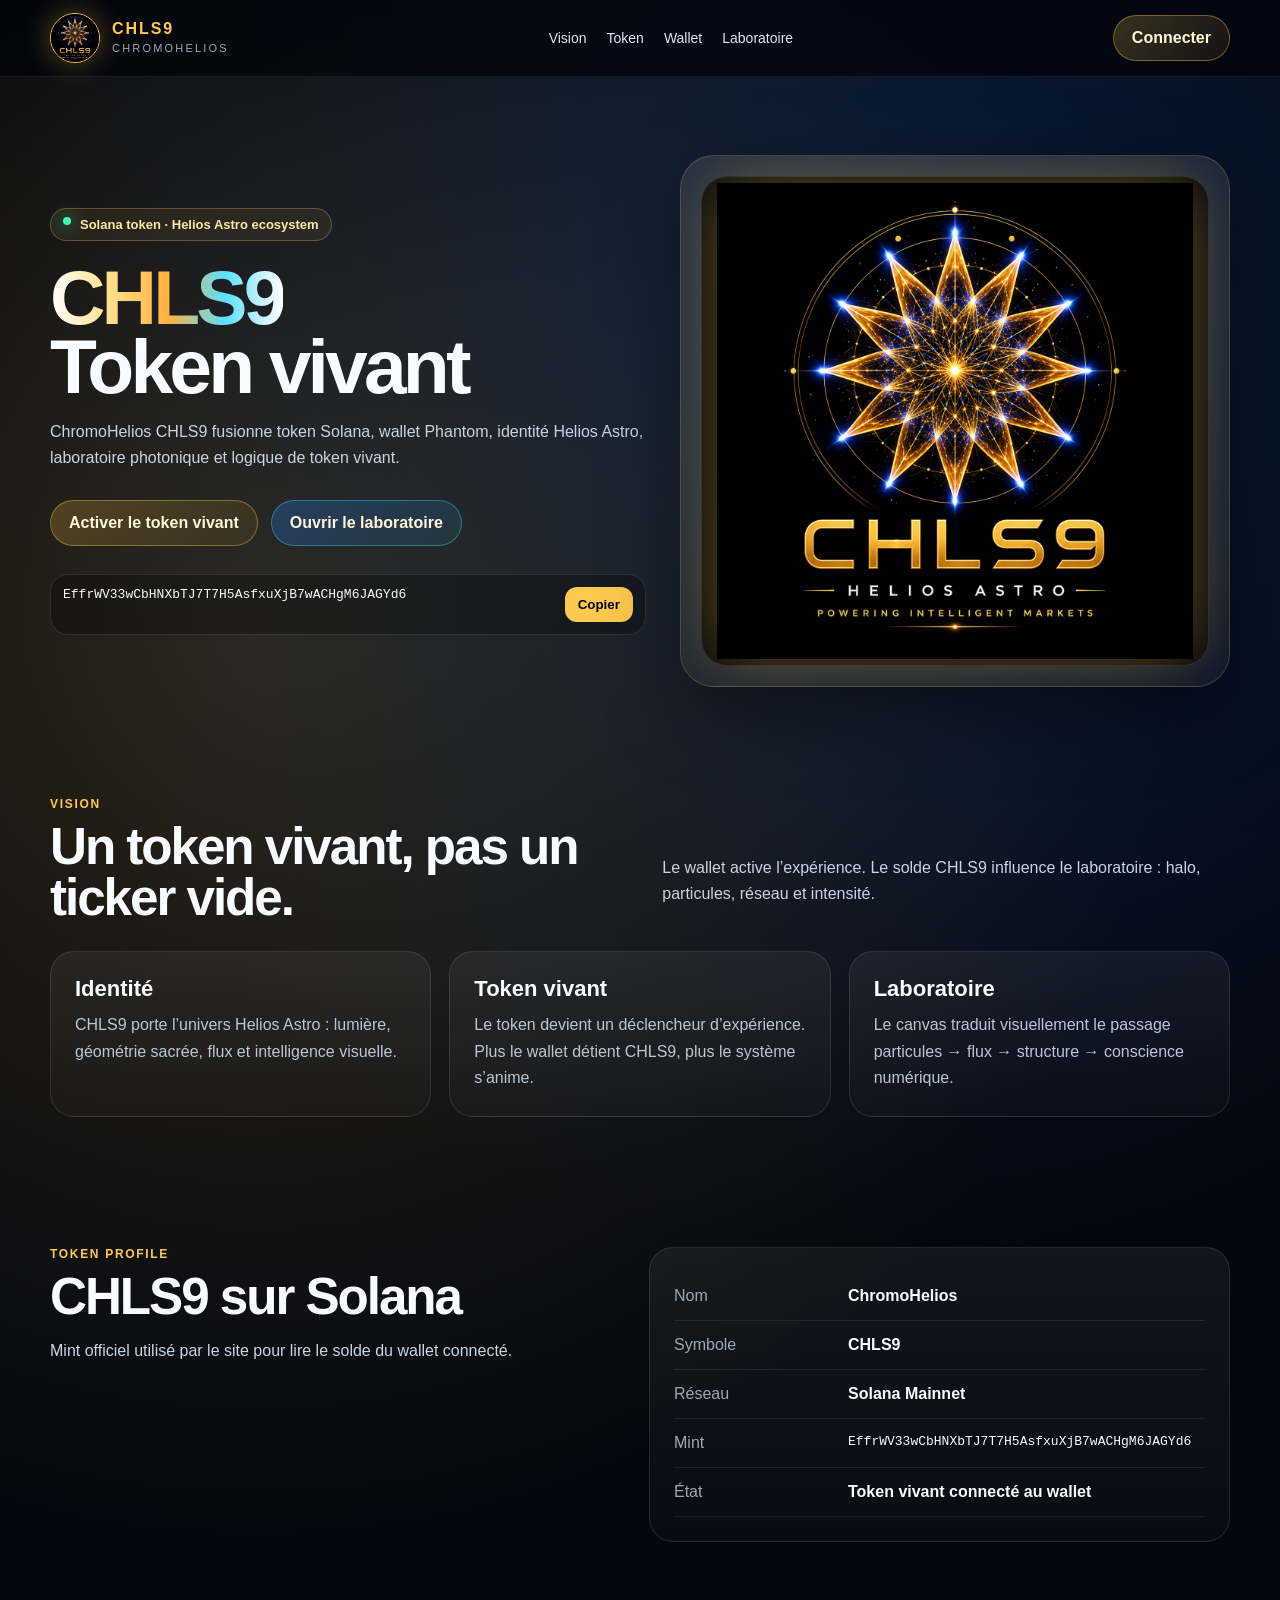
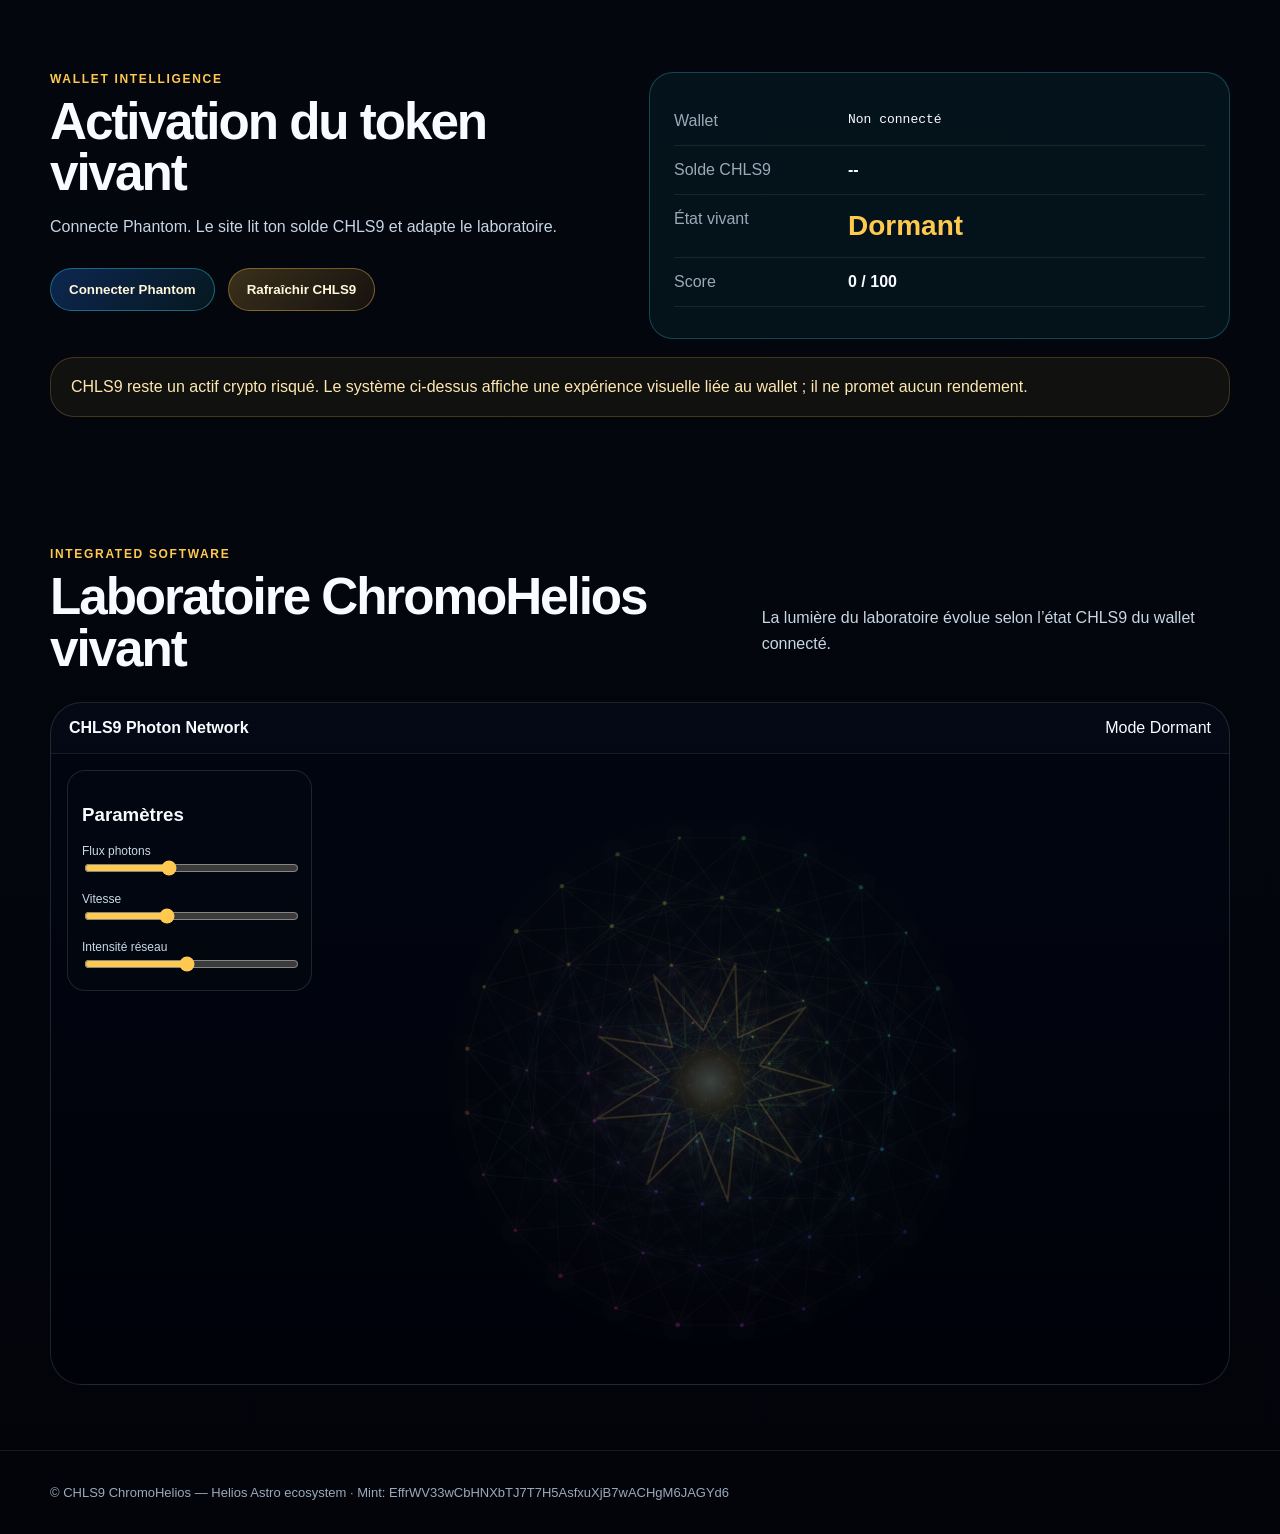
<file: index.html>
<!DOCTYPE html>
<html lang="fr">
<head>
<meta charset="UTF-8">
<meta name="viewport" content="width=device-width, initial-scale=1.0">
<title>ChromoHelios CHLS9 — Token Vivant Helios Astro</title>
<meta name="description" content="ChromoHelios CHLS9 — token vivant connecté à Helios Astro, wallet Phantom, flux photoniques et laboratoire intelligent.">
<style>
:root{
  --bg:#03050b;--gold:#ffc94f;--blue:#277dff;--cyan:#32ecff;--pink:#ff3bbd;
  --text:#f8fbff;--muted:#9ba9b9;--panel:rgba(7,14,28,.78);--line:rgba(255,201,82,.22);
}
*{box-sizing:border-box}
body{
  margin:0;color:var(--text);font-family:Inter,Segoe UI,Arial,sans-serif;
  background:radial-gradient(circle at 70% 10%,rgba(39,125,255,.2),transparent 32%),
  radial-gradient(circle at 20% 20%,rgba(255,201,79,.16),transparent 34%),
  linear-gradient(180deg,#02040a,#04070f 42%,#02040a);
}
a{text-decoration:none;color:inherit}
.wrap{width:min(1180px,calc(100% - 34px));margin:auto}
header{position:sticky;top:0;z-index:10;background:rgba(2,5,12,.78);backdrop-filter:blur(18px);border-bottom:1px solid rgba(255,255,255,.08)}
.nav{min-height:76px;display:flex;justify-content:space-between;align-items:center;gap:20px}
.brand{display:flex;align-items:center;gap:12px}
.brand img{width:50px;height:50px;border-radius:50%;object-fit:cover;border:1px solid var(--gold);box-shadow:0 0 28px rgba(255,201,79,.35)}
.brand strong{display:block;color:var(--gold);letter-spacing:.12em}
.brand span{font-size:11px;color:var(--muted);letter-spacing:.2em;text-transform:uppercase}
.nav-links{display:flex;gap:20px;color:#dbe8f5;font-size:14px}
.btn{
  display:inline-flex;align-items:center;justify-content:center;gap:8px;padding:13px 18px;border-radius:999px;
  border:1px solid rgba(255,201,79,.38);background:linear-gradient(135deg,rgba(255,201,79,.22),rgba(255,159,47,.08));
  color:#fff7d8;font-weight:800;cursor:pointer
}
.btn.blue{border-color:rgba(50,236,255,.36);background:linear-gradient(135deg,rgba(39,125,255,.28),rgba(50,236,255,.08))}
.hero{padding:78px 0 45px}
.grid{display:grid;grid-template-columns:1.04fr .96fr;gap:34px;align-items:center}
.badge{display:inline-flex;gap:9px;padding:8px 12px;border:1px solid rgba(255,201,79,.28);border-radius:999px;color:#ffe7a2;background:rgba(255,201,79,.07);font-size:13px;font-weight:800}
.dot{width:8px;height:8px;border-radius:50%;background:#41ffb3;box-shadow:0 0 18px #41ffb3}
h1{margin:22px 0 18px;font-size:clamp(42px,6vw,88px);line-height:.9;letter-spacing:-.05em}
.grad{background:linear-gradient(90deg,#fff,#ffe08b,#ffb23e,#5adfff,#fff);-webkit-background-clip:text;background-clip:text;color:transparent}
p{color:#c8d5e4;line-height:1.65}
.actions{display:flex;flex-wrap:wrap;gap:13px;margin:28px 0}
.mint-box{display:grid;grid-template-columns:1fr auto;gap:10px;max-width:760px;padding:12px;border-radius:18px;border:1px solid rgba(255,255,255,.1);background:rgba(0,0,0,.28)}
.mint-box code{overflow:hidden;white-space:nowrap;text-overflow:ellipsis;font-size:13px}
.copy-btn{border:0;border-radius:12px;padding:10px 13px;background:var(--gold);font-weight:900;cursor:pointer}
.logo-card{min-height:530px;border-radius:34px;padding:20px;border:1px solid rgba(255,201,79,.22);background:linear-gradient(180deg,rgba(255,255,255,.08),rgba(255,255,255,.025));box-shadow:0 24px 80px rgba(0,0,0,.45);overflow:hidden}
.logo-stage{height:100%;min-height:490px;display:grid;place-items:center;border-radius:26px;background:radial-gradient(circle,rgba(255,201,79,.16),rgba(0,0,0,.82) 62%);border:1px solid rgba(255,255,255,.1)}
.logo-stage img{width:min(94%,520px);filter:drop-shadow(0 0 34px rgba(255,201,79,.38));animation:breathe 4.5s ease-in-out infinite}
@keyframes breathe{50%{transform:scale(1.026)}}
section{padding:65px 0}
.head{display:flex;justify-content:space-between;gap:24px;align-items:end;margin-bottom:28px}
.eyebrow{color:var(--gold);font-weight:900;letter-spacing:.14em;text-transform:uppercase;font-size:12px}
h2{margin:10px 0 0;font-size:clamp(30px,4vw,56px);line-height:1;letter-spacing:-.04em}
.cards{display:grid;grid-template-columns:repeat(3,1fr);gap:18px}
.card,.panel{
  padding:24px;border-radius:24px;border:1px solid rgba(255,255,255,.1);
  background:linear-gradient(180deg,rgba(255,255,255,.06),rgba(255,255,255,.025));
}
.card h3{margin:0 0 10px;font-size:22px}.card p{margin:0;color:#b9c7d7}
.token-grid{display:grid;grid-template-columns:1fr 1fr;gap:18px}
.token-row{display:grid;grid-template-columns:160px 1fr;gap:14px;padding:15px 0;border-bottom:1px solid rgba(255,255,255,.08)}
.token-row span{color:var(--muted)}.token-row code{overflow-wrap:anywhere}
.wallet-box{border:1px solid rgba(50,236,255,.24);background:rgba(50,236,255,.055)}
.state{font-size:28px;color:var(--gold);font-weight:900}
.lab-shell{border-radius:32px;border:1px solid rgba(255,255,255,.12);background:linear-gradient(180deg,rgba(4,10,22,.92),rgba(1,4,10,.86));overflow:hidden}
.lab-top{display:flex;justify-content:space-between;padding:16px 18px;border-bottom:1px solid rgba(255,255,255,.08)}
.lab-view{position:relative;height:630px}
#chlsLab{position:absolute;inset:0;width:100%;height:100%}
.lab-controls{position:absolute;left:16px;top:16px;width:245px;padding:14px;border-radius:18px;border:1px solid rgba(255,255,255,.12);background:rgba(3,8,18,.66);backdrop-filter:blur(14px)}
.lab-controls label{display:block;margin-top:12px;color:#c9d9e6;font-size:12px}
.lab-controls input{width:100%;accent-color:var(--gold)}
.warning{border-radius:24px;border:1px solid rgba(255,201,79,.2);background:rgba(255,201,79,.06);padding:20px;color:#ffe8b0}
footer{padding:34px 0;border-top:1px solid rgba(255,255,255,.08);color:var(--muted);font-size:13px}
@media(max-width:980px){.nav-links{display:none}.grid,.token-grid,.cards{grid-template-columns:1fr}.logo-stage{min-height:360px}.head{display:block}.lab-view{height:560px}.lab-controls{position:relative;width:auto;margin:14px;left:auto;top:auto}#chlsLab{top:150px;height:calc(100% - 150px)}}
@media(max-width:560px){.mint-box,.token-row{grid-template-columns:1fr}.wrap{width:min(100% - 24px,1180px)}}
</style>
</head>

<body>
<header>
  <div class="wrap nav">
    <a class="brand" href="#top">
      <img src="assets/chls9-logo.png" alt="Logo CHLS9">
      <div><strong>CHLS9</strong><span>ChromoHelios</span></div>
    </a>
    <nav class="nav-links">
      <a href="#vision">Vision</a>
      <a href="#token">Token</a>
      <a href="#wallet">Wallet</a>
      <a href="#lab">Laboratoire</a>
    </nav>
    <a class="btn" href="#wallet">Connecter</a>
  </div>
</header>

<main id="top">
<section class="hero">
  <div class="wrap grid">
    <div>
      <div class="badge"><span class="dot"></span> Solana token · Helios Astro ecosystem</div>
      <h1><span class="grad">CHLS9</span><br>Token vivant</h1>
      <p>
        ChromoHelios CHLS9 fusionne token Solana, wallet Phantom, identité Helios Astro,
        laboratoire photonique et logique de token vivant.
      </p>
      <div class="actions">
        <a class="btn" href="#wallet">Activer le token vivant</a>
        <a class="btn blue" href="#lab">Ouvrir le laboratoire</a>
      </div>
      <div class="mint-box">
        <code id="mintText">EffrWV33wCbHNXbTJ7T7H5AsfxuXjB7wACHgM6JAGYd6</code>
        <button class="copy-btn" onclick="copyMint()">Copier</button>
      </div>
    </div>

    <div class="logo-card">
      <div class="logo-stage">
        <img src="assets/chls9-logo.png" alt="CHLS9 ChromoHelios">
      </div>
    </div>
  </div>
</section>

<section id="vision">
  <div class="wrap">
    <div class="head">
      <div><div class="eyebrow">Vision</div><h2>Un token vivant, pas un ticker vide.</h2></div>
      <p>Le wallet active l’expérience. Le solde CHLS9 influence le laboratoire : halo, particules, réseau et intensité.</p>
    </div>
    <div class="cards">
      <div class="card"><h3>Identité</h3><p>CHLS9 porte l’univers Helios Astro : lumière, géométrie sacrée, flux et intelligence visuelle.</p></div>
      <div class="card"><h3>Token vivant</h3><p>Le token devient un déclencheur d’expérience. Plus le wallet détient CHLS9, plus le système s’anime.</p></div>
      <div class="card"><h3>Laboratoire</h3><p>Le canvas traduit visuellement le passage particules → flux → structure → conscience numérique.</p></div>
    </div>
  </div>
</section>

<section id="token">
  <div class="wrap token-grid">
    <div>
      <div class="eyebrow">Token profile</div>
      <h2>CHLS9 sur Solana</h2>
      <p>Mint officiel utilisé par le site pour lire le solde du wallet connecté.</p>
    </div>
    <div class="panel">
      <div class="token-row"><span>Nom</span><strong>ChromoHelios</strong></div>
      <div class="token-row"><span>Symbole</span><strong>CHLS9</strong></div>
      <div class="token-row"><span>Réseau</span><strong>Solana Mainnet</strong></div>
      <div class="token-row"><span>Mint</span><code id="mintDisplay">EffrWV33wCbHNXbTJ7T7H5AsfxuXjB7wACHgM6JAGYd6</code></div>
      <div class="token-row"><span>État</span><strong>Token vivant connecté au wallet</strong></div>
    </div>
  </div>
</section>

<section id="wallet">
  <div class="wrap token-grid">
    <div>
      <div class="eyebrow">Wallet intelligence</div>
      <h2>Activation du token vivant</h2>
      <p>Connecte Phantom. Le site lit ton solde CHLS9 et adapte le laboratoire.</p>
      <div class="actions">
        <button class="btn blue" id="connectBtn">Connecter Phantom</button>
        <button class="btn" id="refreshBtn">Rafraîchir CHLS9</button>
      </div>
    </div>

    <div class="panel wallet-box">
      <div class="token-row"><span>Wallet</span><code id="walletAddress">Non connecté</code></div>
      <div class="token-row"><span>Solde CHLS9</span><strong id="tokenBalance">--</strong></div>
      <div class="token-row"><span>État vivant</span><strong class="state" id="lifeState">Dormant</strong></div>
      <div class="token-row"><span>Score</span><strong id="lifeScore">0 / 100</strong></div>
    </div>
  </div>
  <div class="wrap" style="margin-top:18px">
    <div class="warning">
      CHLS9 reste un actif crypto risqué. Le système ci-dessus affiche une expérience visuelle liée au wallet ; il ne promet aucun rendement.
    </div>
  </div>
</section>

<section id="lab">
  <div class="wrap">
    <div class="head">
      <div><div class="eyebrow">Integrated software</div><h2>Laboratoire ChromoHelios vivant</h2></div>
      <p>La lumière du laboratoire évolue selon l’état CHLS9 du wallet connecté.</p>
    </div>

    <div class="lab-shell">
      <div class="lab-top">
        <strong>CHLS9 Photon Network</strong>
        <div><span class="dot"></span> <span id="labStatus">Mode Dormant</span></div>
      </div>
      <div class="lab-view">
        <canvas id="chlsLab"></canvas>
        <div class="lab-controls">
          <h3>Paramètres</h3>
          <label>Flux photons</label><input id="flowRange" type="range" min="250" max="1800" value="850" step="50">
          <label>Vitesse</label><input id="speedRange" type="range" min="20" max="180" value="80">
          <label>Intensité réseau</label><input id="netRange" type="range" min="20" max="100" value="58">
        </div>
      </div>
    </div>
  </div>
</section>
</main>

<footer>
  <div class="wrap">© CHLS9 ChromoHelios — Helios Astro ecosystem · Mint: EffrWV33wCbHNXbTJ7T7H5AsfxuXjB7wACHgM6JAGYd6</div>
</footer>

<script>
const CHLS9_MINT = "EffrWV33wCbHNXbTJ7T7H5AsfxuXjB7wACHgM6JAGYd6";
let connectedWallet = null;
let lifeMultiplier = 0.35;

function copyMint(){
  navigator.clipboard.writeText(CHLS9_MINT);
  const btn=document.querySelector(".copy-btn");
  btn.textContent="Copié";
  setTimeout(()=>btn.textContent="Copier",1200);
}

function shortAddress(a){
  return a ? a.slice(0,6)+"..."+a.slice(-6) : "Non connecté";
}

function computeLife(balance){
  let score = Math.min(100, Math.round(
    balance >= 100000 ? 100 :
    balance >= 50000 ? 85 :
    balance >= 10000 ? 68 :
    balance >= 1000 ? 42 :
    balance > 0 ? 22 : 0
  ));

  let state="Dormant";
  if(score>=20) state="Activé";
  if(score>=40) state="Vibrant";
  if(score>=65) state="Évolutif";
  if(score>=85) state="Helios";
  if(score>=100) state="Solaire";

  return {score,state,multiplier:0.35 + score/100*1.35};
}

async function connectWallet(){
  if(!window.solana || !window.solana.isPhantom){
    alert("Phantom non détecté");
    return;
  }
  try{
    const resp = await window.solana.connect();
    connectedWallet = resp.publicKey.toString();
    document.getElementById("walletAddress").textContent = shortAddress(connectedWallet);
    await refreshBalance();
  }catch(e){
    console.error(e);
    alert("Connexion refusée");
  }
}

async function getTokenBalance(owner, mint){
  const body = {
    jsonrpc:"2.0",
    id:1,
    method:"getParsedTokenAccountsByOwner",
    params:[
      owner,
      {mint: mint},
      {encoding:"jsonParsed"}
    ]
  };

  const res = await fetch("https://api.mainnet-beta.solana.com", {
    method:"POST",
    headers:{"Content-Type":"application/json"},
    body:JSON.stringify(body)
  });

  const data = await res.json();
  const accounts = data?.result?.value || [];
  if(!accounts.length) return 0;

  return accounts.reduce((sum, acc)=>{
    const ui = acc.account.data.parsed.info.tokenAmount.uiAmount || 0;
    return sum + ui;
  },0);
}

async function refreshBalance(){
  if(!connectedWallet){
    alert("Connecte Phantom d’abord");
    return;
  }

  document.getElementById("tokenBalance").textContent = "Lecture...";
  const balance = await getTokenBalance(connectedWallet, CHLS9_MINT);
  const life = computeLife(balance);

  document.getElementById("tokenBalance").textContent = balance.toLocaleString("fr-FR")+" CHLS9";
  document.getElementById("lifeState").textContent = life.state;
  document.getElementById("lifeScore").textContent = life.score+" / 100";
  document.getElementById("labStatus").textContent = "Mode "+life.state;

  lifeMultiplier = life.multiplier;
  flowRange.value = Math.min(1800, 500 + Math.round(life.score*12));
  netRange.value = Math.min(100, 35 + Math.round(life.score*.65));
  speedRange.value = Math.min(180, 55 + Math.round(life.score*.9));
  buildLab();
}

document.getElementById("connectBtn").addEventListener("click", connectWallet);
document.getElementById("refreshBtn").addEventListener("click", refreshBalance);

/* LAB */
const labCanvas=document.getElementById("chlsLab");
const ctx=labCanvas.getContext("2d");
const flowRange=document.getElementById("flowRange");
const speedRange=document.getElementById("speedRange");
const netRange=document.getElementById("netRange");

let W=0,H=0,CX=0,CY=0,DPR=1,t=0,particles=[],nodes=[];

function resizeLab(){
  const box=labCanvas.parentElement.getBoundingClientRect();
  DPR=Math.min(window.devicePixelRatio||1,2);
  W=box.width;H=box.height;
  labCanvas.width=Math.floor(W*DPR);labCanvas.height=Math.floor(H*DPR);
  labCanvas.style.width=W+"px";labCanvas.style.height=H+"px";
  ctx.setTransform(DPR,0,0,DPR,0,0);
  CX=W*.56;CY=H*.52;
  buildLab();
}

function buildLab(){
  particles=[];nodes=[];
  const count=Number(flowRange.value);
  for(let i=0;i<count;i++){
    particles.push({arm:Math.floor(Math.random()*18),phase:Math.random(),speed:.00008+Math.random()*.00022,size:.45+Math.random()*1.15,hueShift:Math.random()*46-23});
  }
  const rings=4,maxR=Math.min(W,H)*.39;
  for(let r=1;r<=rings;r++){
    const n=8+r*4;
    for(let i=0;i<n;i++){
      const a=i/n*Math.PI*2+r*.23,rr=maxR*r/rings;
      nodes.push({x:CX+Math.cos(a)*rr,y:CY+Math.sin(a)*rr,a,r:rr,ring:r,pulse:Math.random()*Math.PI*2,hue:(a*180/Math.PI+80+r*32)%360});
    }
  }
}

function color(h,a,l=58){return`hsla(${h},94%,${l}%,${a})`}

function glow(x,y,r,c,a){
  const g=ctx.createRadialGradient(x,y,0,x,y,r);
  g.addColorStop(0,`rgba(${c[0]},${c[1]},${c[2]},${a})`);
  g.addColorStop(1,`rgba(${c[0]},${c[1]},${c[2]},0)`);
  ctx.fillStyle=g;ctx.beginPath();ctx.arc(x,y,r,0,Math.PI*2);ctx.fill();
}

function drawStar(cx,cy,r,points,hue){
  ctx.save();ctx.translate(cx,cy);ctx.globalCompositeOperation="screen";
  for(let layer=0;layer<3;layer++){
    ctx.beginPath();
    const r1=r*(1-layer*.18),r2=r1*.43;
    for(let i=0;i<points*2;i++){
      const a=-Math.PI/2+i*Math.PI/points+t*.00008*(layer+1);
      const rr=i%2===0?r1:r2,x=Math.cos(a)*rr,y=Math.sin(a)*rr;
      if(i===0)ctx.moveTo(x,y);else ctx.lineTo(x,y);
    }
    ctx.closePath();
    ctx.strokeStyle=layer===0?`rgba(255,201,79,${.35*lifeMultiplier})`:color(hue+layer*40,.18*lifeMultiplier,62);
    ctx.lineWidth=1.4-layer*.25;ctx.shadowBlur=18;ctx.shadowColor=color(hue,.65,62);ctx.stroke();
  }
  ctx.restore();
}

function drawLab(now){
  t=now;
  const speed=Number(speedRange.value)/100;
  const net=Number(netRange.value)/100;

  ctx.fillStyle="rgba(1,4,11,.20)";
  ctx.fillRect(0,0,W,H);

  glow(CX,CY,Math.min(W,H)*.5,[255,201,79],.035*lifeMultiplier);
  glow(CX,CY,Math.min(W,H)*.38,[39,125,255],.045*lifeMultiplier);

  ctx.save();ctx.globalCompositeOperation="screen";
  for(let i=0;i<nodes.length;i++){
    const a=nodes[i];
    for(let j=i+1;j<nodes.length;j++){
      const b=nodes[j],d=Math.hypot(a.x-b.x,a.y-b.y);
      if(d<Math.min(W,H)*(.145+net*.07)&&Math.abs(a.ring-b.ring)<=1){
        ctx.beginPath();ctx.moveTo(a.x,a.y);
        ctx.quadraticCurveTo((a.x+b.x)/2,(a.y+b.y)/2,b.x,b.y);
        ctx.strokeStyle=color((a.hue+b.hue)/2,.10*net*lifeMultiplier,60);
        ctx.lineWidth=.55+net*.55;ctx.stroke();
      }
    }
  }
  ctx.restore();

  const arms=18,max=Math.min(W,H)*.32;
  for(const p of particles){
    p.phase+=p.speed*speed*lifeMultiplier;
    if(p.phase>1)p.phase-=1;
    const q=p.phase,a=p.arm/18*Math.PI*2+q*3.12+t*.00018*speed;
    const r=14+q*max,x=CX+Math.cos(a)*r,y=CY+Math.sin(a)*r,h=(a*180/Math.PI+55+p.hueShift)%360;
    ctx.save();ctx.globalCompositeOperation="screen";
    ctx.fillStyle=color(h,.25*lifeMultiplier,62);
    ctx.shadowBlur=5;ctx.shadowColor=color(h,.7,64);
    ctx.beginPath();ctx.arc(x,y,p.size*lifeMultiplier,0,Math.PI*2);ctx.fill();
    ctx.restore();
  }

  for(const n of nodes){
    const pulse=.75+Math.sin(t*.002+n.pulse)*.18;
    ctx.save();ctx.globalCompositeOperation="screen";
    ctx.fillStyle=color(n.hue,.32*lifeMultiplier,58);
    ctx.shadowBlur=12;ctx.shadowColor=color(n.hue,.55,62);
    ctx.beginPath();ctx.arc(n.x,n.y,(4.5+n.ring*.7)*pulse*lifeMultiplier,0,Math.PI*2);ctx.fill();
    ctx.restore();
  }

  drawStar(CX,CY,Math.min(W,H)*.19,9,44);
  glow(CX,CY,44,[255,210,73],.38*lifeMultiplier);
  glow(CX,CY,26,[39,125,255],.26*lifeMultiplier);

  requestAnimationFrame(drawLab);
}

flowRange.addEventListener("input",buildLab);
netRange.addEventListener("input",buildLab);
window.addEventListener("resize",resizeLab);
resizeLab();
requestAnimationFrame(drawLab);
</script>
</body>
</html>
</file>
